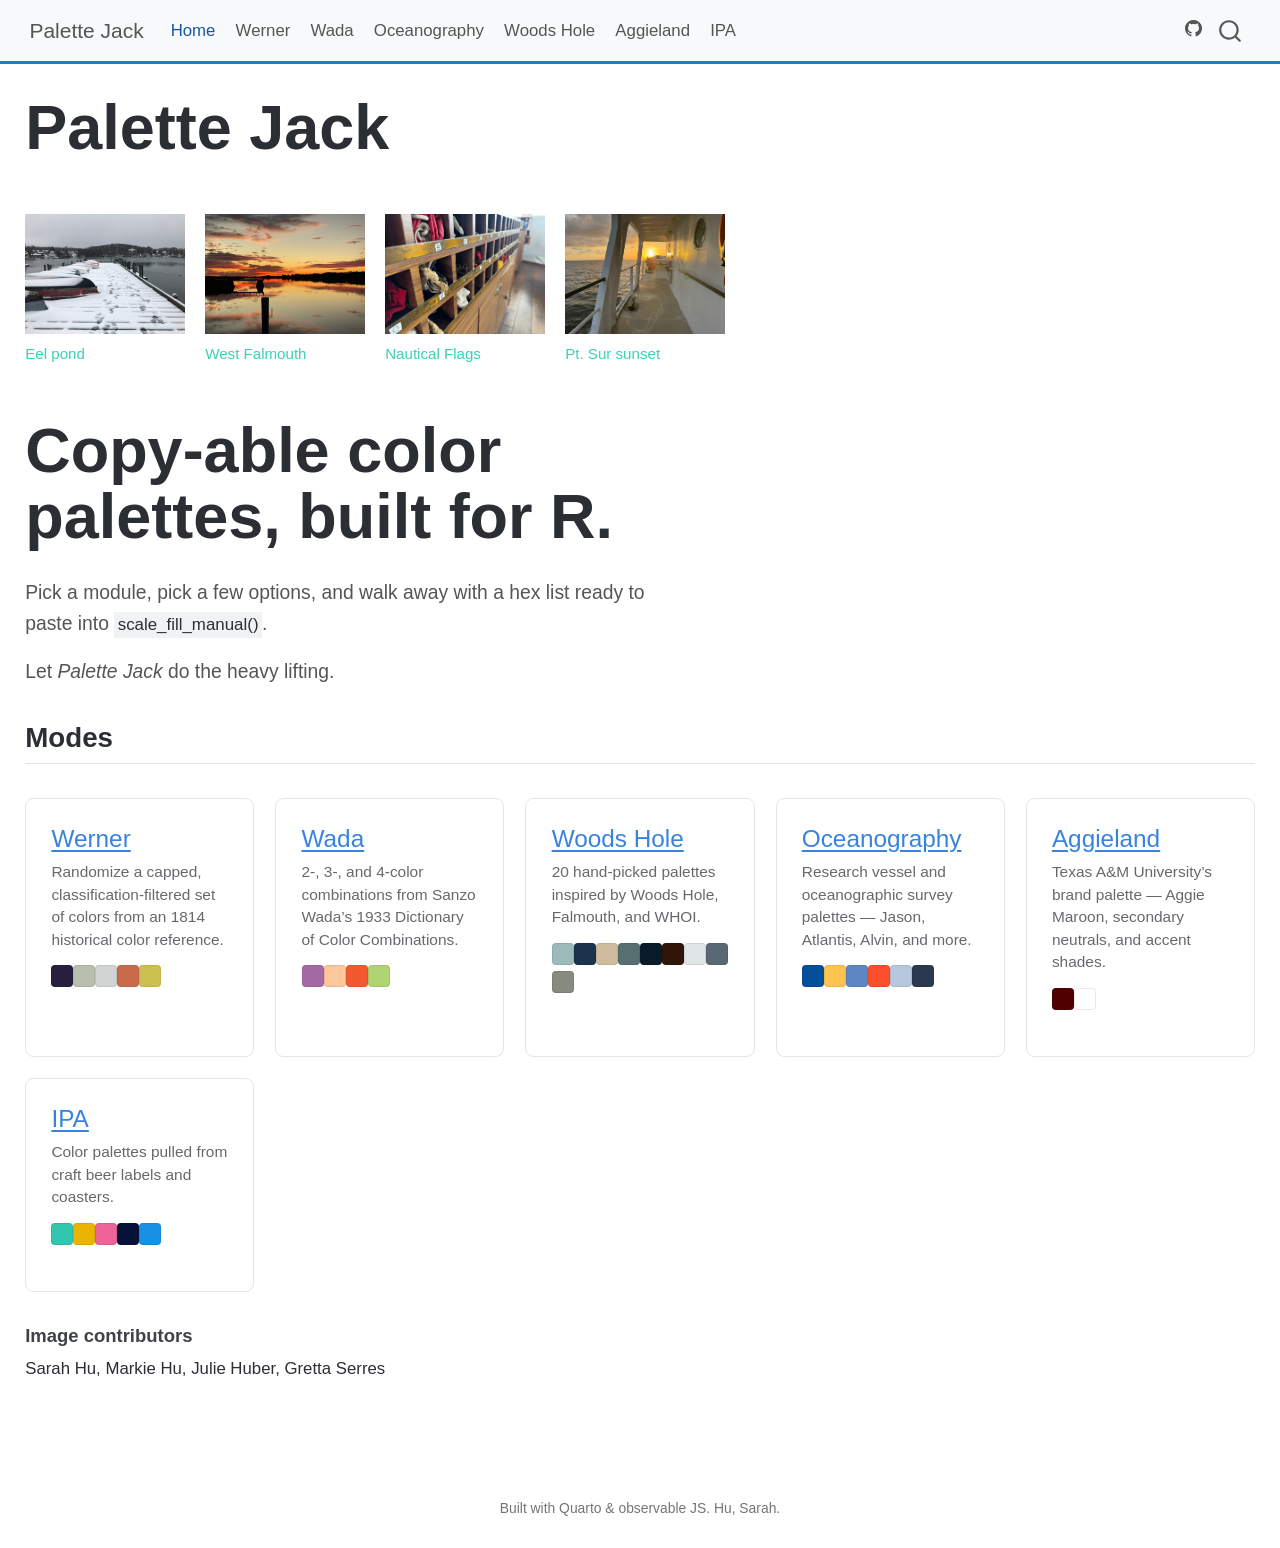
<file: docs/index.html>
<!DOCTYPE html>
<html xmlns="http://www.w3.org/1999/xhtml" lang="en" xml:lang="en"><head>

<meta charset="utf-8">
<meta name="generator" content="quarto-1.10.18">

<meta name="viewport" content="width=device-width, initial-scale=1.0, user-scalable=yes">


<title>Palette Jack</title>
<style>
/* Default styles provided by pandoc.
** See https://pandoc.org/MANUAL.html#variables-for-html for config info.
*/
span.smallcaps{font-variant: small-caps;}
div.columns{display: flex; gap: 1.5em;}
div.column{flex: auto;}
@media screen {
div.columns{gap: min(4vw, 1.5em);}
div.column{overflow-x: auto;}
}
div.hanging-indent{margin-left: 1.5em; text-indent: -1.5em;}
ul.task-list{list-style: none;}
ul.task-list li input[type="checkbox"] {
  width: 0.8em;
  margin: 0 0.8em 0.2em -1em; /* quarto-specific, see https://github.com/quarto-dev/quarto-cli/issues/4556 */ 
  vertical-align: middle;
}
</style>


<script src="site_libs/quarto-nav/quarto-nav.js"></script>
<script src="site_libs/quarto-nav/headroom.min.js"></script>
<script src="site_libs/clipboard/clipboard.min.js"></script>
<script src="site_libs/quarto-search/autocomplete.umd.js"></script>
<script src="site_libs/quarto-search/fuse.min.js"></script>
<script src="site_libs/quarto-search/quarto-search.js"></script>
<meta name="quarto:offset" content="./">
<script src="site_libs/quarto-html/quarto.js" type="module"></script>
<script src="site_libs/quarto-html/tabsets/tabsets.js" type="module"></script>
<script src="site_libs/quarto-html/popper.min.js"></script>
<script src="site_libs/quarto-html/tippy.umd.min.js"></script>
<script src="site_libs/quarto-html/anchor.min.js"></script>
<link href="site_libs/quarto-html/tippy.css" rel="stylesheet">
<link href="site_libs/quarto-html/quarto-syntax-highlighting-afa294926040525520a650fcc73fdf03.css" rel="stylesheet" class="quarto-color-scheme" id="quarto-text-highlighting-styles">
<link href="site_libs/quarto-html/quarto-syntax-highlighting-dark-cc3b76b8fcb2c3ec345a8d46518b83d4.css" rel="stylesheet" class="quarto-color-scheme quarto-color-alternate" id="quarto-text-highlighting-styles">
<link href="site_libs/quarto-html/quarto-syntax-highlighting-afa294926040525520a650fcc73fdf03.css" rel="stylesheet" class="quarto-color-scheme-extra" id="quarto-text-highlighting-styles">
<script src="site_libs/bootstrap/bootstrap.min.js"></script>
<link href="site_libs/bootstrap/bootstrap-icons.css" rel="stylesheet">
<link href="site_libs/bootstrap/bootstrap-f3aa9273d82ba5d4066f3401556587ff.min.css" rel="stylesheet" append-hash="true" class="quarto-color-scheme" id="quarto-bootstrap" data-mode="light">
<link href="site_libs/bootstrap/bootstrap-dark-b8e09b325a8e551e279f8d6a5eddd247.min.css" rel="stylesheet" append-hash="true" class="quarto-color-scheme quarto-color-alternate" id="quarto-bootstrap" data-mode="light">
<link href="site_libs/bootstrap/bootstrap-f3aa9273d82ba5d4066f3401556587ff.min.css" rel="stylesheet" append-hash="true" class="quarto-color-scheme-extra" id="quarto-bootstrap" data-mode="light">
<script id="quarto-search-options" type="application/json">{
  "location": "navbar",
  "copy-button": false,
  "collapse-after": 3,
  "panel-placement": "end",
  "type": "overlay",
  "limit": 50,
  "keyboard-shortcut": [
    "f",
    "/",
    "s"
  ],
  "show-item-context": false,
  "language": {
    "search-no-results-text": "No results",
    "search-matching-documents-text": "matching documents",
    "search-copy-link-title": "Copy link to search",
    "search-hide-matches-text": "Hide additional matches",
    "search-more-match-text": "more match in this document",
    "search-more-matches-text": "more matches in this document",
    "search-clear-button-title": "Clear",
    "search-text-placeholder": "",
    "search-detached-cancel-button-title": "Cancel",
    "search-submit-button-title": "Submit",
    "search-label": "Search"
  }
}</script>


</head>

<body class="nav-fixed quarto-light">

<div id="quarto-search-results"></div>
  <header id="quarto-header" class="headroom fixed-top">
    <nav class="navbar navbar-expand-lg " data-bs-theme="dark">
      <div class="navbar-container container-fluid">
      <div class="navbar-brand-container mx-auto">
    <a class="navbar-brand" href="./index.html">
    <span class="navbar-title">Palette Jack</span>
    </a>
  </div>
            <div id="quarto-search" class="" title="Search"></div>
          <button class="navbar-toggler" type="button" data-bs-toggle="collapse" data-bs-target="#navbarCollapse" aria-controls="navbarCollapse" role="menu" aria-expanded="false" aria-label="Toggle navigation" onclick="if (window.quartoToggleHeadroom) { window.quartoToggleHeadroom(); }">
  <span class="navbar-toggler-icon"></span>
</button>
          <div class="collapse navbar-collapse" id="navbarCollapse">
            <ul class="navbar-nav navbar-nav-scroll me-auto">
  <li class="nav-item">
    <a class="nav-link active" href="./index.html" aria-current="page"> 
<span class="menu-text">Home</span></a>
  </li>  
  <li class="nav-item">
    <a class="nav-link" href="./werner/index.html"> 
<span class="menu-text">Werner</span></a>
  </li>  
  <li class="nav-item">
    <a class="nav-link" href="./wada/index.html"> 
<span class="menu-text">Wada</span></a>
  </li>  
  <li class="nav-item">
    <a class="nav-link" href="./oceanography/index.html"> 
<span class="menu-text">Oceanography</span></a>
  </li>  
  <li class="nav-item">
    <a class="nav-link" href="./woods-hole/index.html"> 
<span class="menu-text">Woods Hole</span></a>
  </li>  
  <li class="nav-item">
    <a class="nav-link" href="./aggieland/index.html"> 
<span class="menu-text">Aggieland</span></a>
  </li>  
  <li class="nav-item">
    <a class="nav-link" href="./imperial-pale-ale/index.html"> 
<span class="menu-text">IPA</span></a>
  </li>  
</ul>
          </div> <!-- /navcollapse -->
            <div class="quarto-navbar-tools">
    <a href="https://github.com/shu251/palette-jack" title="" class="quarto-navigation-tool px-1" aria-label="GitHub"><i class="bi bi-github"></i></a>
</div>
      </div> <!-- /container-fluid -->
    </nav>
</header>
<!-- content -->
<div id="quarto-content" class="quarto-container page-columns page-rows-contents page-layout-full page-navbar">
<!-- sidebar -->
<!-- margin-sidebar -->
    
<!-- main -->
<main class="content column-page" id="quarto-document-content">

<header id="title-block-header" class="quarto-title-block default">
<div class="quarto-title">
<h1 class="title">Palette Jack</h1>
</div>



<div class="quarto-title-meta column-page">

    
  
    
  </div>
  


</header>


<div style="max-width:700px;margin:3rem 0 1rem;">
<div class="quarto-layout-panel" data-layout="[1,1,1,1]">
<div class="quarto-layout-row">
<div class="quarto-layout-cell" style="flex-basis: 25.0%;justify-content: flex-start;">
<div class="quarto-figure quarto-figure-center">
<figure class="figure">
<p><img src="images/eel-pond-winter.jpg" class="img-fluid figure-img"></p>
<figcaption>Eel pond</figcaption>
</figure>
</div>
</div>
<div class="quarto-layout-cell" style="flex-basis: 25.0%;justify-content: flex-start;">
<div class="quarto-figure quarto-figure-center">
<figure class="figure">
<p><img src="images/west-fal-sunset.jpg" class="img-fluid figure-img"></p>
<figcaption>West Falmouth</figcaption>
</figure>
</div>
</div>
<div class="quarto-layout-cell" style="flex-basis: 25.0%;justify-content: flex-start;">
<div class="quarto-figure quarto-figure-center">
<figure class="figure">
<p><img src="images/nautical-flags.jpeg" class="img-fluid figure-img"></p>
<figcaption>Nautical Flags</figcaption>
</figure>
</div>
</div>
<div class="quarto-layout-cell" style="flex-basis: 25.0%;justify-content: flex-start;">
<div class="quarto-figure quarto-figure-center">
<figure class="figure">
<p><img src="images/sunset_ptSur.jpeg" class="img-fluid figure-img"></p>
<figcaption>Pt. Sur sunset</figcaption>
</figure>
</div>
</div>
</div>
</div>
<section id="copy-able-color-palettes-built-for-r." class="level1">
<h1>Copy-able color palettes, built for R.</h1>
</section>
</div>
<div style="max-width:640px;color:#555;font-size:1.15rem;margin-bottom:2rem;">
<p>Pick a module, pick a few options, and walk away with a hex list ready to paste into <code>scale_fill_manual()</code>.</p>
<p>Let <em>Palette Jack</em> do the heavy lifting.</p>
</div>
<section id="modes" class="level2">
<h2 class="anchored" data-anchor-id="modes">Modes</h2>
<div class="mode-grid">
<section id="werner" class="level3 mode-card">
<h3 class="anchored" data-anchor-id="werner"><a href="./werner/index.html">Werner</a></h3>
<p>Randomize a capped, classification-filtered set of colors from an 1814 historical color reference.</p>
<p><span class="mini-swatch" style="background:#281f3f"></span><span class="mini-swatch" style="background:#b8bfaf"></span><span class="mini-swatch" style="background:#d0d5d3"></span><span class="mini-swatch" style="background:#c76b4a"></span><span class="mini-swatch" style="background:#ccc050"></span></p>
</section>
<section id="wada" class="level3 mode-card">
<h3 class="anchored" data-anchor-id="wada"><a href="./wada/index.html">Wada</a></h3>
<p>2-, 3-, and 4-color combinations from Sanzo Wada’s 1933 Dictionary of Color Combinations.</p>
<p><span class="mini-swatch" style="background:#a36aa5"></span><span class="mini-swatch" style="background:#fcc79b"></span><span class="mini-swatch" style="background:#f15a30"></span><span class="mini-swatch" style="background:#afd472"></span></p>
</section>
<section id="woods-hole" class="level3 mode-card">
<h3 class="anchored" data-anchor-id="woods-hole"><a href="./woods-hole/index.html">Woods Hole</a></h3>
<p>20 hand-picked palettes inspired by Woods Hole, Falmouth, and WHOI.</p>
<p><span class="mini-swatch" style="background:#9dbabb"></span><span class="mini-swatch" style="background:#1b334b"></span><span class="mini-swatch" style="background:#cfbc9f"></span><span class="mini-swatch" style="background:#576f70"></span><span class="mini-swatch" style="background:#091a2a"></span><span class="mini-swatch" style="background:#301609"></span><span class="mini-swatch" style="background:#e0e5e5"></span><span class="mini-swatch" style="background:#596873"></span><span class="mini-swatch" style="background:#878a7e"></span></p>
</section>
<section id="oceanography" class="level3 mode-card">
<h3 class="anchored" data-anchor-id="oceanography"><a href="./oceanography/index.html">Oceanography</a></h3>
<p>Research vessel and oceanographic survey palettes — Jason, Atlantis, Alvin, and more.</p>
<p><span class="mini-swatch" style="background:#044f9a"></span><span class="mini-swatch" style="background:#fec44f"></span><span class="mini-swatch" style="background:#5d86c3"></span><span class="mini-swatch" style="background:#fc4e2a"></span><span class="mini-swatch" style="background:#b6c8db"></span><span class="mini-swatch" style="background:#2a394f"></span></p>
</section>
<section id="aggieland" class="level3 mode-card">
<h3 class="anchored" data-anchor-id="aggieland"><a href="./aggieland/index.html">Aggieland</a></h3>
<p>Texas A&amp;M University’s brand palette — Aggie Maroon, secondary neutrals, and accent shades.</p>
<p><span class="mini-swatch" style="background:#500000"></span><span class="mini-swatch" style="background:#FFFFFF"></span></p>
</section>
<section id="ipa" class="level3 mode-card">
<h3 class="anchored" data-anchor-id="ipa"><a href="./imperial-pale-ale/index.html">IPA</a></h3>
<p>Color palettes pulled from craft beer labels and coasters.</p>
<p><span class="mini-swatch" style="background:#33c6ae"></span><span class="mini-swatch" style="background:#eab500"></span><span class="mini-swatch" style="background:#ee6398"></span><span class="mini-swatch" style="background:#071239"></span><span class="mini-swatch" style="background:#1790e6"></span></p>
</section>
</div>
<section id="image-contributors" class="level5">
<h5 class="anchored" data-anchor-id="image-contributors">Image contributors</h5>
<p>Sarah Hu, Markie Hu, Julie Huber, Gretta Serres</p>


</section>
</section>

</main> <!-- /main -->
<script id="quarto-html-after-body" type="application/javascript">
  window.document.addEventListener("DOMContentLoaded", function (event) {
    const icon = "";
    const anchorJS = new window.AnchorJS();
    anchorJS.options = {
      placement: 'right',
      icon: icon
    };
    anchorJS.add('.anchored');
    const isCodeAnnotation = (el) => {
      for (const clz of el.classList) {
        if (clz.startsWith('code-annotation-')) {                     
          return true;
        }
      }
      return false;
    }
    const onCopySuccess = function(e) {
      // button target
      const button = e.trigger;
      // don't keep focus
      button.blur();
      // flash "checked"
      button.classList.add('code-copy-button-checked');
      var currentTitle = button.getAttribute("title");
      button.setAttribute("title", "Copied!");
      let tooltip;
      if (window.bootstrap) {
        button.setAttribute("data-bs-toggle", "tooltip");
        button.setAttribute("data-bs-placement", "left");
        button.setAttribute("data-bs-title", "Copied!");
        tooltip = new bootstrap.Tooltip(button, 
          { trigger: "manual", 
            customClass: "code-copy-button-tooltip",
            offset: [0, -8]});
        tooltip.show();    
      }
      setTimeout(function() {
        if (tooltip) {
          tooltip.hide();
          button.removeAttribute("data-bs-title");
          button.removeAttribute("data-bs-toggle");
          button.removeAttribute("data-bs-placement");
        }
        button.setAttribute("title", currentTitle);
        button.classList.remove('code-copy-button-checked');
      }, 1000);
      // clear code selection
      e.clearSelection();
    }
    const getTextToCopy = function(trigger) {
      const outerScaffold = trigger.parentElement.cloneNode(true);
      const codeEl = outerScaffold.querySelector('code');
      for (const childEl of codeEl.children) {
        if (isCodeAnnotation(childEl)) {
          childEl.remove();
        }
      }
      return codeEl.innerText;
    }
    const clipboard = new window.ClipboardJS('.code-copy-button:not([data-in-quarto-modal])', {
      text: getTextToCopy
    });
    clipboard.on('success', onCopySuccess);
    if (window.document.getElementById('quarto-embedded-source-code-modal')) {
      const clipboardModal = new window.ClipboardJS('.code-copy-button[data-in-quarto-modal]', {
        text: getTextToCopy,
        container: window.document.getElementById('quarto-embedded-source-code-modal')
      });
      clipboardModal.on('success', onCopySuccess);
    }
      var localhostRegex = new RegExp(/^(?:http|https):\/\/localhost\:?[0-9]*\//);
      var mailtoRegex = new RegExp(/^mailto:/);
        var filterRegex = new RegExp("https:\/\/shu251\.github\.io\/palette-jack");
      var isInternal = (href) => {
          return filterRegex.test(href) || localhostRegex.test(href) || mailtoRegex.test(href);
      }
      // Inspect non-navigation links and adorn them if external
     var links = window.document.querySelectorAll('a[href]:not(.nav-link):not(.navbar-brand):not(.toc-action):not(.sidebar-link):not(.sidebar-item-toggle):not(.pagination-link):not(.no-external):not([aria-hidden]):not(.dropdown-item):not(.quarto-navigation-tool):not(.about-link)');
      for (var i=0; i<links.length; i++) {
        const link = links[i];
        if (!isInternal(link.href)) {
          // undo the damage that might have been done by quarto-nav.js in the case of
          // links that we want to consider external
          if (link.dataset.originalHref !== undefined) {
            link.href = link.dataset.originalHref;
          }
        }
      }
    function tippyHover(el, contentFn, onTriggerFn, onUntriggerFn) {
      const config = {
        allowHTML: true,
        maxWidth: 500,
        delay: 100,
        arrow: false,
        appendTo: function(el) {
            return el.parentElement;
        },
        interactive: true,
        interactiveBorder: 10,
        theme: 'quarto',
        placement: 'bottom-start',
      };
      if (contentFn) {
        config.content = contentFn;
      }
      if (onTriggerFn) {
        config.onTrigger = onTriggerFn;
      }
      if (onUntriggerFn) {
        config.onUntrigger = onUntriggerFn;
      }
      window.tippy(el, config); 
    }
    const noterefs = window.document.querySelectorAll('a[role="doc-noteref"]');
    for (var i=0; i<noterefs.length; i++) {
      const ref = noterefs[i];
      tippyHover(ref, function() {
        // use id or data attribute instead here
        let href = ref.getAttribute('data-footnote-href') || ref.getAttribute('href');
        try { href = new URL(href).hash; } catch {}
        const id = href.replace(/^#\/?/, "");
        const note = window.document.getElementById(id);
        if (note) {
          return note.innerHTML;
        } else {
          return "";
        }
      });
    }
    const xrefs = window.document.querySelectorAll('a.quarto-xref');
    const processXRef = (id, note) => {
      // Strip column container classes
      const stripColumnClz = (el) => {
        el.classList.remove("page-full", "page-columns");
        if (el.children) {
          for (const child of el.children) {
            stripColumnClz(child);
          }
        }
      }
      stripColumnClz(note)
      if (id === null || id.startsWith('sec-')) {
        // Special case sections, only their first couple elements
        const container = document.createElement("div");
        if (note.children && note.children.length > 2) {
          container.appendChild(note.children[0].cloneNode(true));
          for (let i = 1; i < note.children.length; i++) {
            const child = note.children[i];
            if (child.tagName === "P" && child.innerText === "") {
              continue;
            } else {
              container.appendChild(child.cloneNode(true));
              break;
            }
          }
          if (window.Quarto?.typesetMath) {
            window.Quarto.typesetMath(container);
          }
          return container.innerHTML
        } else {
          if (window.Quarto?.typesetMath) {
            window.Quarto.typesetMath(note);
          }
          return note.innerHTML;
        }
      } else {
        // Remove any anchor links if they are present
        const anchorLink = note.querySelector('a.anchorjs-link');
        if (anchorLink) {
          anchorLink.remove();
        }
        if (window.Quarto?.typesetMath) {
          window.Quarto.typesetMath(note);
        }
        if (note.classList.contains("callout")) {
          return note.outerHTML;
        } else {
          return note.innerHTML;
        }
      }
    }
    for (var i=0; i<xrefs.length; i++) {
      const xref = xrefs[i];
      tippyHover(xref, undefined, function(instance) {
        instance.disable();
        let url = xref.getAttribute('href');
        let hash = undefined; 
        if (url.startsWith('#')) {
          hash = url;
        } else {
          try { hash = new URL(url).hash; } catch {}
        }
        if (hash) {
          const id = hash.replace(/^#\/?/, "");
          const note = window.document.getElementById(id);
          if (note !== null) {
            try {
              const html = processXRef(id, note.cloneNode(true));
              instance.setContent(html);
            } finally {
              instance.enable();
              instance.show();
            }
          } else {
            // See if we can fetch this
            fetch(url.split('#')[0])
            .then(res => res.text())
            .then(html => {
              const parser = new DOMParser();
              const htmlDoc = parser.parseFromString(html, "text/html");
              const note = htmlDoc.getElementById(id);
              if (note !== null) {
                const html = processXRef(id, note);
                instance.setContent(html);
              } 
            }).finally(() => {
              instance.enable();
              instance.show();
            });
          }
        } else {
          // See if we can fetch a full url (with no hash to target)
          // This is a special case and we should probably do some content thinning / targeting
          fetch(url)
          .then(res => res.text())
          .then(html => {
            const parser = new DOMParser();
            const htmlDoc = parser.parseFromString(html, "text/html");
            const note = htmlDoc.querySelector('main.content');
            if (note !== null) {
              // This should only happen for chapter cross references
              // (since there is no id in the URL)
              // remove the first header
              if (note.children.length > 0 && note.children[0].tagName === "HEADER") {
                note.children[0].remove();
              }
              const html = processXRef(null, note);
              instance.setContent(html);
            } 
          }).finally(() => {
            instance.enable();
            instance.show();
          });
        }
      }, function(instance) {
      });
    }
        let selectedAnnoteEl;
        const selectorForAnnotation = ( cell, annotation) => {
          let cellAttr = 'data-code-cell="' + cell + '"';
          let lineAttr = 'data-code-annotation="' +  annotation + '"';
          const selector = 'span[' + cellAttr + '][' + lineAttr + ']';
          return selector;
        }
        const selectCodeLines = (annoteEl) => {
          const doc = window.document;
          const targetCell = annoteEl.getAttribute("data-target-cell");
          const targetAnnotation = annoteEl.getAttribute("data-target-annotation");
          const annoteSpan = window.document.querySelector(selectorForAnnotation(targetCell, targetAnnotation));
          const lines = annoteSpan.getAttribute("data-code-lines").split(",");
          const lineIds = lines.map((line) => {
            return targetCell + "-" + line;
          })
          let top = null;
          let height = null;
          let parent = null;
          if (lineIds.length > 0) {
              //compute the position of the single el (top and bottom and make a div)
              const el = window.document.getElementById(lineIds[0]);
              top = el.offsetTop;
              height = el.offsetHeight;
              parent = el.parentElement.parentElement;
            if (lineIds.length > 1) {
              const lastEl = window.document.getElementById(lineIds[lineIds.length - 1]);
              const bottom = lastEl.offsetTop + lastEl.offsetHeight;
              height = bottom - top;
            }
            if (top !== null && height !== null && parent !== null) {
              // cook up a div (if necessary) and position it 
              let div = window.document.getElementById("code-annotation-line-highlight");
              if (div === null) {
                div = window.document.createElement("div");
                div.setAttribute("id", "code-annotation-line-highlight");
                div.style.position = 'absolute';
                parent.appendChild(div);
              }
              div.style.top = top - 2 + "px";
              div.style.height = height + 4 + "px";
              div.style.left = 0;
              let gutterDiv = window.document.getElementById("code-annotation-line-highlight-gutter");
              if (gutterDiv === null) {
                gutterDiv = window.document.createElement("div");
                gutterDiv.setAttribute("id", "code-annotation-line-highlight-gutter");
                gutterDiv.style.position = 'absolute';
                const codeCell = window.document.getElementById(targetCell);
                const gutter = codeCell.querySelector('.code-annotation-gutter');
                gutter.appendChild(gutterDiv);
              }
              gutterDiv.style.top = top - 2 + "px";
              gutterDiv.style.height = height + 4 + "px";
            }
            selectedAnnoteEl = annoteEl;
          }
        };
        const unselectCodeLines = () => {
          const elementsIds = ["code-annotation-line-highlight", "code-annotation-line-highlight-gutter"];
          elementsIds.forEach((elId) => {
            const div = window.document.getElementById(elId);
            if (div) {
              div.remove();
            }
          });
          selectedAnnoteEl = undefined;
        };
          // Handle positioning of the toggle
      window.addEventListener(
        "resize",
        throttle(() => {
          elRect = undefined;
          if (selectedAnnoteEl) {
            selectCodeLines(selectedAnnoteEl);
          }
        }, 10)
      );
      function throttle(fn, ms) {
      let throttle = false;
      let timer;
        return (...args) => {
          if(!throttle) { // first call gets through
              fn.apply(this, args);
              throttle = true;
          } else { // all the others get throttled
              if(timer) clearTimeout(timer); // cancel #2
              timer = setTimeout(() => {
                fn.apply(this, args);
                timer = throttle = false;
              }, ms);
          }
        };
      }
        // Attach click handler to the DT
        const annoteDls = window.document.querySelectorAll('dt[data-target-cell]');
        for (const annoteDlNode of annoteDls) {
          annoteDlNode.addEventListener('click', (event) => {
            const clickedEl = event.target;
            if (clickedEl !== selectedAnnoteEl) {
              unselectCodeLines();
              const activeEl = window.document.querySelector('dt[data-target-cell].code-annotation-active');
              if (activeEl) {
                activeEl.classList.remove('code-annotation-active');
              }
              selectCodeLines(clickedEl);
              clickedEl.classList.add('code-annotation-active');
            } else {
              // Unselect the line
              unselectCodeLines();
              clickedEl.classList.remove('code-annotation-active');
            }
          });
        }
    const findCites = (el) => {
      const parentEl = el.parentElement;
      if (parentEl) {
        const cites = parentEl.dataset.cites;
        if (cites) {
          return {
            el,
            cites: cites.split(' ')
          };
        } else {
          return findCites(el.parentElement)
        }
      } else {
        return undefined;
      }
    };
    var bibliorefs = window.document.querySelectorAll('a[role="doc-biblioref"]');
    for (var i=0; i<bibliorefs.length; i++) {
      const ref = bibliorefs[i];
      const citeInfo = findCites(ref);
      if (citeInfo) {
        tippyHover(citeInfo.el, function() {
          var popup = window.document.createElement('div');
          citeInfo.cites.forEach(function(cite) {
            var citeDiv = window.document.createElement('div');
            citeDiv.classList.add('hanging-indent');
            citeDiv.classList.add('csl-entry');
            var biblioDiv = window.document.getElementById('ref-' + cite);
            if (biblioDiv) {
              citeDiv.innerHTML = biblioDiv.innerHTML;
            }
            popup.appendChild(citeDiv);
          });
          return popup.innerHTML;
        });
      }
    }
  });
  </script>
</div> <!-- /content -->
<footer class="footer">
  <div class="nav-footer">
    <div class="nav-footer-left">
      &nbsp;
    </div>   
    <div class="nav-footer-center">
<p>Built with Quarto &amp; observable JS. Hu, Sarah.</p>
</div>
    <div class="nav-footer-right">
      &nbsp;
    </div>
  </div>
</footer>




</body></html>
</file>
<file: docs/site_libs/quarto-html/tippy.css>
.tippy-box[data-animation=fade][data-state=hidden]{opacity:0}[data-tippy-root]{max-width:calc(100vw - 10px)}.tippy-box{position:relative;background-color:#333;color:#fff;border-radius:4px;font-size:14px;line-height:1.4;white-space:normal;outline:0;transition-property:transform,visibility,opacity}.tippy-box[data-placement^=top]>.tippy-arrow{bottom:0}.tippy-box[data-placement^=top]>.tippy-arrow:before{bottom:-7px;left:0;border-width:8px 8px 0;border-top-color:initial;transform-origin:center top}.tippy-box[data-placement^=bottom]>.tippy-arrow{top:0}.tippy-box[data-placement^=bottom]>.tippy-arrow:before{top:-7px;left:0;border-width:0 8px 8px;border-bottom-color:initial;transform-origin:center bottom}.tippy-box[data-placement^=left]>.tippy-arrow{right:0}.tippy-box[data-placement^=left]>.tippy-arrow:before{border-width:8px 0 8px 8px;border-left-color:initial;right:-7px;transform-origin:center left}.tippy-box[data-placement^=right]>.tippy-arrow{left:0}.tippy-box[data-placement^=right]>.tippy-arrow:before{left:-7px;border-width:8px 8px 8px 0;border-right-color:initial;transform-origin:center right}.tippy-box[data-inertia][data-state=visible]{transition-timing-function:cubic-bezier(.54,1.5,.38,1.11)}.tippy-arrow{width:16px;height:16px;color:#333}.tippy-arrow:before{content:"";position:absolute;border-color:transparent;border-style:solid}.tippy-content{position:relative;padding:5px 9px;z-index:1}
</file>
<file: docs/site_libs/quarto-html/quarto-syntax-highlighting-afa294926040525520a650fcc73fdf03.css>
/* quarto syntax highlight colors */
:root {
  --quarto-hl-ot-color: #003B4F;
  --quarto-hl-at-color: #657422;
  --quarto-hl-ss-color: #20794D;
  --quarto-hl-an-color: #5E5E5E;
  --quarto-hl-fu-color: #4758AB;
  --quarto-hl-st-color: #20794D;
  --quarto-hl-cf-color: #003B4F;
  --quarto-hl-op-color: #5E5E5E;
  --quarto-hl-er-color: #AD0000;
  --quarto-hl-bn-color: #AD0000;
  --quarto-hl-al-color: #AD0000;
  --quarto-hl-va-color: #111111;
  --quarto-hl-bu-color: inherit;
  --quarto-hl-ex-color: inherit;
  --quarto-hl-pp-color: #AD0000;
  --quarto-hl-in-color: #5E5E5E;
  --quarto-hl-vs-color: #20794D;
  --quarto-hl-wa-color: #5E5E5E;
  --quarto-hl-do-color: #5E5E5E;
  --quarto-hl-im-color: #00769E;
  --quarto-hl-ch-color: #20794D;
  --quarto-hl-dt-color: #AD0000;
  --quarto-hl-fl-color: #AD0000;
  --quarto-hl-co-color: #5E5E5E;
  --quarto-hl-cv-color: #5E5E5E;
  --quarto-hl-cn-color: #8f5902;
  --quarto-hl-sc-color: #5E5E5E;
  --quarto-hl-dv-color: #AD0000;
  --quarto-hl-kw-color: #003B4F;
}

/* other quarto variables */
:root {
  --quarto-font-monospace: Helvetica;
}

/* syntax highlight based on Pandoc's rules */
pre > code.sourceCode > span {
  color: #003B4F;
}

code.sourceCode > span {
  color: #003B4F;
}

div.sourceCode,
div.sourceCode pre.sourceCode {
  color: #003B4F;
}

/* Normal */
code span {
  color: #003B4F;
}

/* Alert */
code span.al {
  color: #AD0000;
  font-style: inherit;
}

/* Annotation */
code span.an {
  color: #5E5E5E;
  font-style: inherit;
}

/* Attribute */
code span.at {
  color: #657422;
  font-style: inherit;
}

/* BaseN */
code span.bn {
  color: #AD0000;
  font-style: inherit;
}

/* BuiltIn */
code span.bu {
  font-style: inherit;
}

/* ControlFlow */
code span.cf {
  color: #003B4F;
  font-weight: bold;
  font-style: inherit;
}

/* Char */
code span.ch {
  color: #20794D;
  font-style: inherit;
}

/* Constant */
code span.cn {
  color: #8f5902;
  font-style: inherit;
}

/* Comment */
code span.co {
  color: #5E5E5E;
  font-style: inherit;
}

/* CommentVar */
code span.cv {
  color: #5E5E5E;
  font-style: italic;
}

/* Documentation */
code span.do {
  color: #5E5E5E;
  font-style: italic;
}

/* DataType */
code span.dt {
  color: #AD0000;
  font-style: inherit;
}

/* DecVal */
code span.dv {
  color: #AD0000;
  font-style: inherit;
}

/* Error */
code span.er {
  color: #AD0000;
  font-style: inherit;
}

/* Extension */
code span.ex {
  font-style: inherit;
}

/* Float */
code span.fl {
  color: #AD0000;
  font-style: inherit;
}

/* Function */
code span.fu {
  color: #4758AB;
  font-style: inherit;
}

/* Import */
code span.im {
  color: #00769E;
  font-style: inherit;
}

/* Information */
code span.in {
  color: #5E5E5E;
  font-style: inherit;
}

/* Keyword */
code span.kw {
  color: #003B4F;
  font-weight: bold;
  font-style: inherit;
}

/* Operator */
code span.op {
  color: #5E5E5E;
  font-style: inherit;
}

/* Other */
code span.ot {
  color: #003B4F;
  font-style: inherit;
}

/* Preprocessor */
code span.pp {
  color: #AD0000;
  font-style: inherit;
}

/* SpecialChar */
code span.sc {
  color: #5E5E5E;
  font-style: inherit;
}

/* SpecialString */
code span.ss {
  color: #20794D;
  font-style: inherit;
}

/* String */
code span.st {
  color: #20794D;
  font-style: inherit;
}

/* Variable */
code span.va {
  color: #111111;
  font-style: inherit;
}

/* VerbatimString */
code span.vs {
  color: #20794D;
  font-style: inherit;
}

/* Warning */
code span.wa {
  color: #5E5E5E;
  font-style: italic;
}

.prevent-inlining {
  content: "</";
}

/*# sourceMappingURL=dc42089d8d81afc4f67c110e85fd37b5.css.map */
</file>
<file: docs/site_libs/quarto-html/quarto-syntax-highlighting-dark-cc3b76b8fcb2c3ec345a8d46518b83d4.css>
/* quarto syntax highlight colors */
:root {
  --quarto-hl-al-color: #f07178;
  --quarto-hl-an-color: #d4d0ab;
  --quarto-hl-at-color: #00e0e0;
  --quarto-hl-bn-color: #d4d0ab;
  --quarto-hl-bu-color: #abe338;
  --quarto-hl-ch-color: #abe338;
  --quarto-hl-co-color: #f8f8f2;
  --quarto-hl-cv-color: #ffd700;
  --quarto-hl-cn-color: #ffd700;
  --quarto-hl-cf-color: #ffa07a;
  --quarto-hl-dt-color: #ffa07a;
  --quarto-hl-dv-color: #d4d0ab;
  --quarto-hl-do-color: #f8f8f2;
  --quarto-hl-er-color: #f07178;
  --quarto-hl-ex-color: #00e0e0;
  --quarto-hl-fl-color: #d4d0ab;
  --quarto-hl-fu-color: #ffa07a;
  --quarto-hl-im-color: #abe338;
  --quarto-hl-in-color: #d4d0ab;
  --quarto-hl-kw-color: #ffa07a;
  --quarto-hl-op-color: #ffa07a;
  --quarto-hl-ot-color: #00e0e0;
  --quarto-hl-pp-color: #dcc6e0;
  --quarto-hl-re-color: #00e0e0;
  --quarto-hl-sc-color: #abe338;
  --quarto-hl-ss-color: #abe338;
  --quarto-hl-st-color: #abe338;
  --quarto-hl-va-color: #00e0e0;
  --quarto-hl-vs-color: #abe338;
  --quarto-hl-wa-color: #dcc6e0;
}

/* other quarto variables */
:root {
  --quarto-font-monospace: Helvetica;
}

/* syntax highlight based on Pandoc's rules */
pre > code.sourceCode > span {
  color: #f8f8f2;
}

code.sourceCode > span {
  color: #f8f8f2;
}

div.sourceCode,
div.sourceCode pre.sourceCode {
  color: #f8f8f2;
}

/* Normal */
code span {
  color: #f8f8f2;
}

/* Alert */
code span.al {
  color: #f07178;
}

/* Annotation */
code span.an {
  color: #d4d0ab;
}

/* Attribute */
code span.at {
  color: #00e0e0;
}

/* BaseN */
code span.bn {
  color: #d4d0ab;
}

/* BuiltIn */
code span.bu {
  color: #abe338;
}

/* ControlFlow */
code span.cf {
  font-weight: bold;
  color: #ffa07a;
}

/* Char */
code span.ch {
  color: #abe338;
}

/* Constant */
code span.cn {
  color: #ffd700;
}

/* Comment */
code span.co {
  font-style: italic;
  color: #f8f8f2;
}

/* CommentVar */
code span.cv {
  color: #ffd700;
}

/* Documentation */
code span.do {
  color: #f8f8f2;
}

/* DataType */
code span.dt {
  color: #ffa07a;
}

/* DecVal */
code span.dv {
  color: #d4d0ab;
}

/* Error */
code span.er {
  color: #f07178;
  text-decoration: underline;
}

/* Extension */
code span.ex {
  font-weight: bold;
  color: #00e0e0;
}

/* Float */
code span.fl {
  color: #d4d0ab;
}

/* Function */
code span.fu {
  color: #ffa07a;
}

/* Import */
code span.im {
  color: #abe338;
}

/* Information */
code span.in {
  color: #d4d0ab;
}

/* Keyword */
code span.kw {
  font-weight: bold;
  color: #ffa07a;
}

/* Operator */
code span.op {
  color: #ffa07a;
}

/* Other */
code span.ot {
  color: #00e0e0;
}

/* Preprocessor */
code span.pp {
  color: #dcc6e0;
}

/* RegionMarker */
code span.re {
  background-color: #f8f8f2;
  color: #00e0e0;
}

/* SpecialChar */
code span.sc {
  color: #abe338;
}

/* SpecialString */
code span.ss {
  color: #abe338;
}

/* String */
code span.st {
  color: #abe338;
}

/* Variable */
code span.va {
  color: #00e0e0;
}

/* VerbatimString */
code span.vs {
  color: #abe338;
}

/* Warning */
code span.wa {
  color: #dcc6e0;
}

.prevent-inlining {
  content: "</";
}

/*# sourceMappingURL=fffb4b001b3423377151aecd2596e18c.css.map */
</file>
